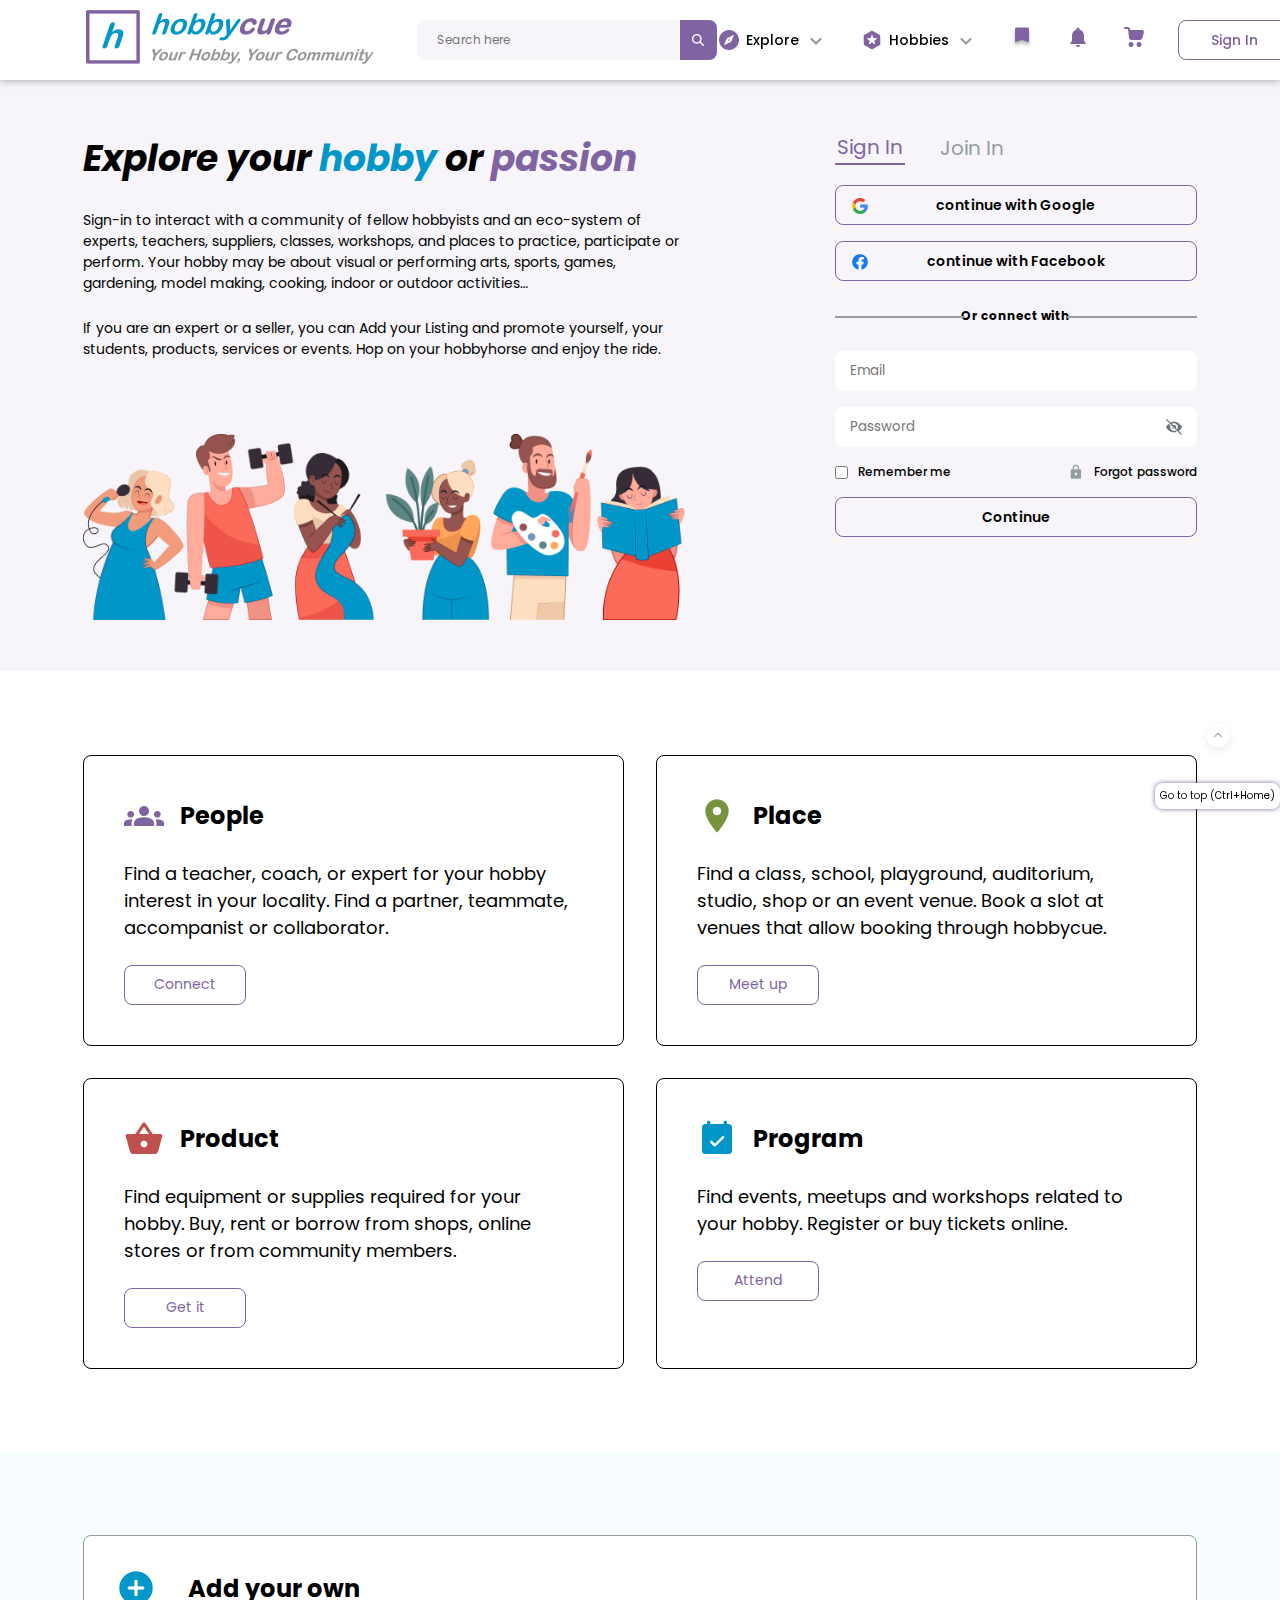
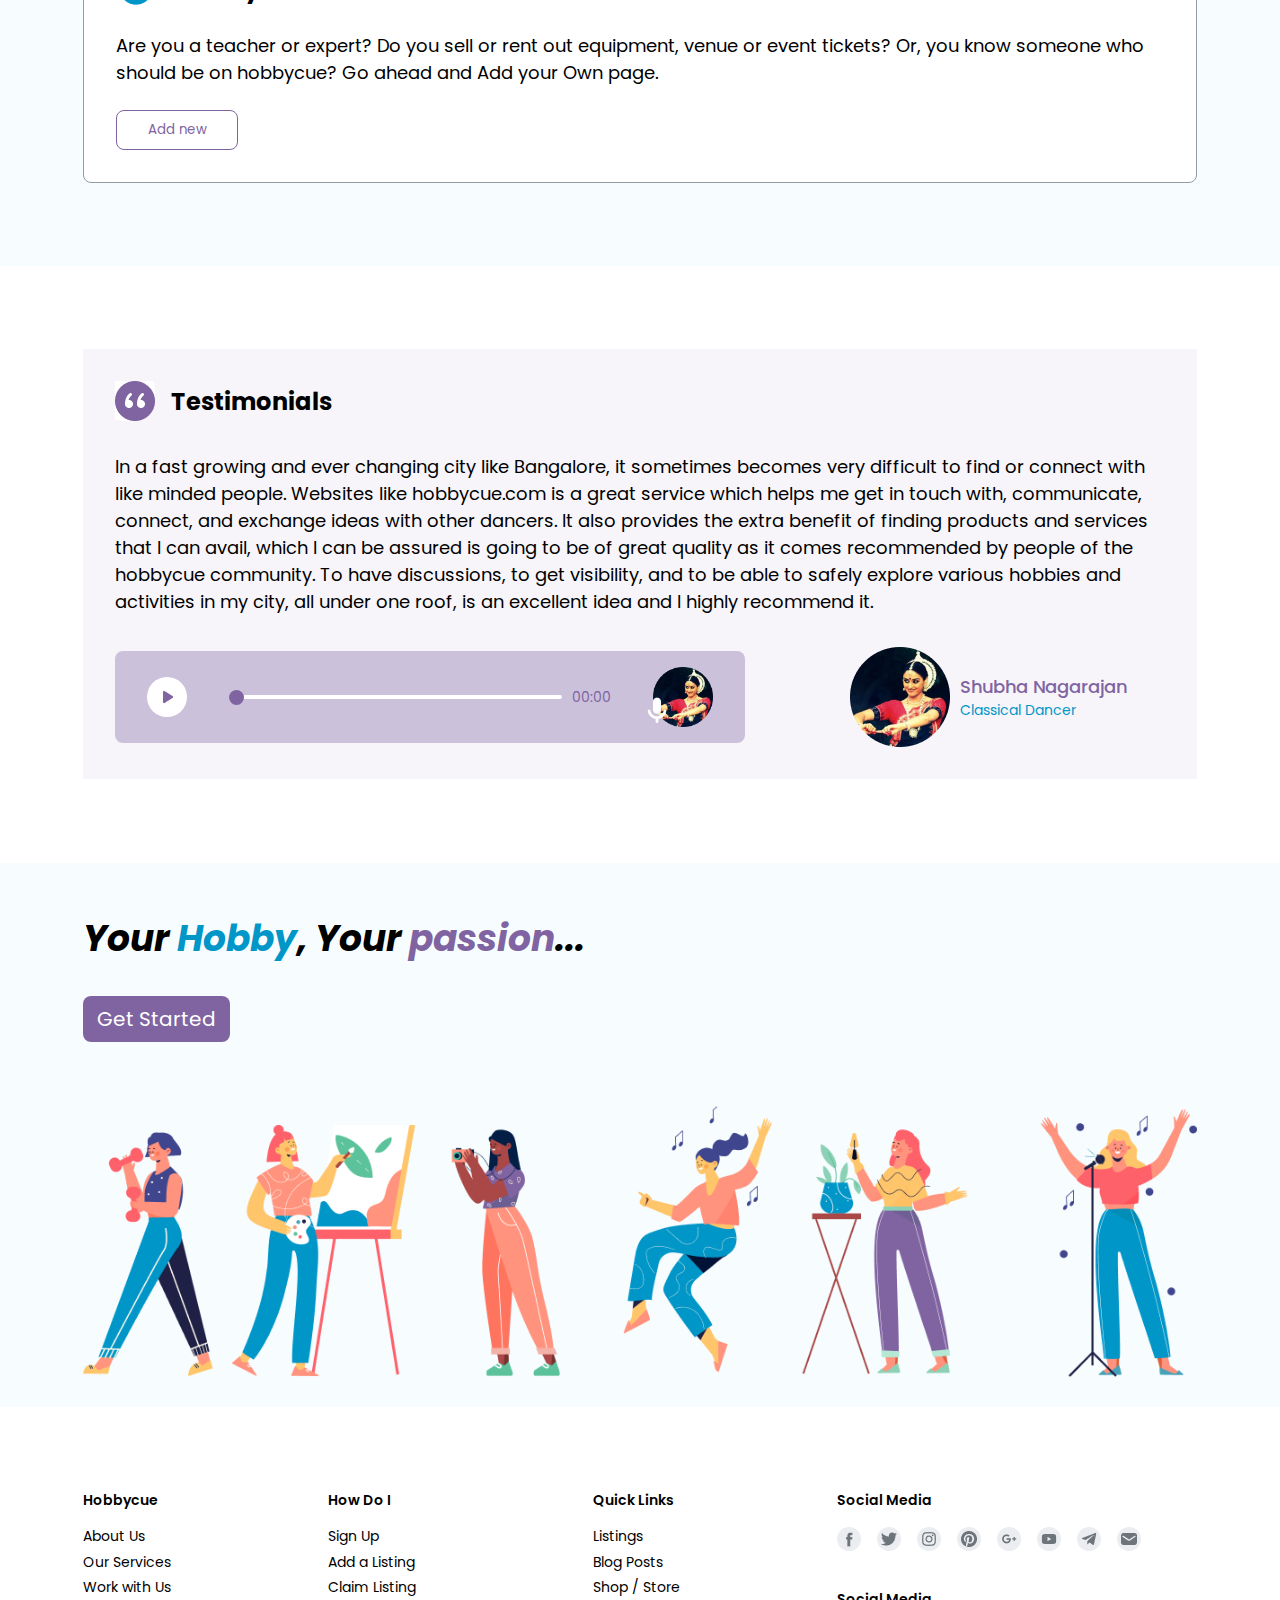
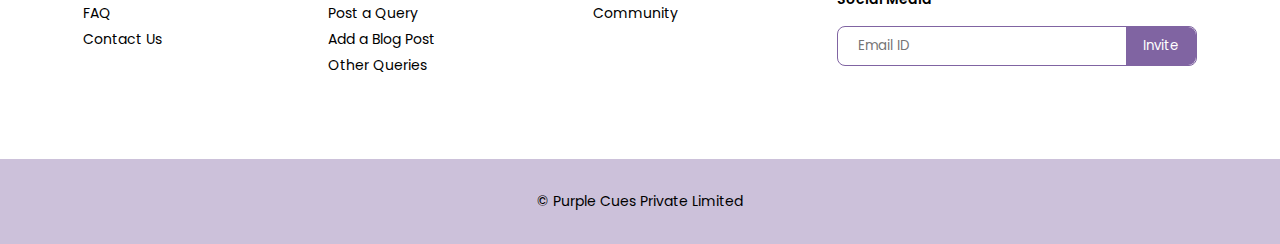
<file: index.html>
<!DOCTYPE html>
<html lang="en">

<head>
    <meta charset="UTF-8">
    <meta name="viewport" content="width=device-width, initial-scale=1.0">
    <title>Hobby Cue - Your Hobby, Your Community</title>
    <link rel="shortcut icon" href="./Images/HobbyCue Logo- android.png" type="image/x-icon">
    <link rel="stylesheet" href="styles.css">
</head>

<body>

    <!-------------------------NAVBAR SECTION ----------------------->

    <header>
        <nav>
            <div class="logo-searh-container">
                <a href="#">
                    <img src="./Images/HobbyCue Logo.png" alt="hc-logo" id="hc-logo1">
                    <img src="./Images/HobbyCue Logo- android.png" alt="hc-logo2" id="hc-logo2">
                </a>

                <div class="search-box">
                    <input type="text" placeholder="Search here" id="input-box">
                    <button type="button" id="search-btn"><img src="./Images/search-icon.png" alt=""></button>
                </div>
            </div>

            <div class="sign-link-box active-box">
                <div class="dropdown-link-box ">
                    <img src="./Images/explore-icon.png" alt="explore icon">
                    <span>Explore</span>
                    <img src="./Images/down-arrow-icon.png" alt="down-arrow-icon">
                    <div class="expl-hover">
                        <ul>
                            <a href="#">
                                <li>People - Community</li>
                            </a>
                            <hr>
                            <a href="#">
                                <li>Places - Venues</li>
                            </a>
                            <hr>
                            <a href="#">
                                <li>Programs - Events</li>
                            </a>
                            <hr>
                            <a href="#">
                                <li>Products - Store</li>
                            </a>
                            <hr>
                            <a href="#">
                                <li>Blogs</li>
                            </a>
                        </ul>
                    </div>
                </div>

                <div class="dropdown-link-box">
                    <img src="./Images/star-icon.png" alt="star-icon">
                    <span>Hobbies</span>
                    <img src="./Images/down-arrow-icon.png" alt="down-arrow-icon">
                </div>


                <a href="#"><img src="./Images/save-icon.png" alt="save-icon"></a>
                <a href="#"><img src="./Images/bell-icon.png" alt="bell-icon"></a>
                <a href="#"><img src="./Images/cart-icon.png" alt="cart-icon"></a>

                <button type="button" id="sign-in-btn" 
                onclick="">Sign In</button>
            </div>
            <div class="menu-bell-container">
                <img src="./Images/search-icon2.png" alt="" id="search-icon2">
                <img src="./Images/bell-icon.png" alt="bell-icon" class="bell-icon">
                <img src="./Images/menu-icon.png" alt="menu-icon" class="menu-icon">
            </div>

        </nav>
    </header>

    <!------------------------MAIN PAGE SECTION --------------------->

    <section class="main-page-container">
        <div class="main-box">
            <div class="left-info-box">
                <h1>Explore your <span style="color: #0096C8;">hobby</span> or <span style="color: #8064A2;">passion</span></h1>
                <p>Sign-in to interact with a community of fellow hobbyists and an eco-system of experts, teachers,
                    suppliers, classes, workshops, and places to practice, participate or perform. Your hobby may be
                    about visual or performing arts, sports, games, gardening, model making, cooking, indoor or outdoor
                    activities…
                </p>
                <p>If you are an expert or a seller, you can Add your Listing and promote yourself, your students,
                    products, services or events. Hop on your hobbyhorse and enjoy the ride.</p>
                <img src="./Images/group-img.png" alt="group image">
            </div>

            <div class="right-sign-join-box">
                <div class="button-box">
                    <button type="button" id="s-btn" class="active-btn">Sign In</button>
                    <button type="button" id="j-btn">Join In</button>
                </div>
                <div class="form-box">
                    <div class="sign-form-box">
                        <form id="sign-form">
                            <button type="button"> <img src="./Images/google-icon.png" alt="google icon"> continue with
                                Google</button>
                            <button type="button"> <img src="./Images/fb-icon.png" alt="fb icon"> continue with
                                Facebook</button>
                            <span id="con-msg">Or connect with</span>
                            <input type="email" name="email" id="s-input-email" placeholder="Email">
                            <div class="password-box">
                                <input type="password" name="password" id="s-input-password" placeholder="Password">
                                <img src="./Images/close-eye-icon.png" alt="close eye icon" id="s-eye">
                            </div>
                            <div class="fgt-rmb-container">
                                <div class="rmb-box">
                                    <input type="checkbox" id="checkbox">
                                    <label for="checkbox"> Remember me</label>
                                </div>
                                <div class="fgt-box">
                                    <img src="./Images/lock-icon.png" alt="">
                                    <span>Forgot password</span>
                                </div>
                            </div>
                            <button type="button" id="cnt-btn"> Continue </button>
                        </form>
                    </div>

                    <div class="join-form-box">
                        <form id="join-form">
                            <button type="button"> <img src="./Images/google-icon.png" alt="google icon"> continue with
                                Google</button>
                            <button type="button"> <img src="./Images/fb-icon.png" alt="fb icon"> continue with
                                Facebook</button>
                            <span id="con-msg">Or connect with</span>
                            <input type="email" name="email" id="j-input-email" placeholder="Email">
                            <div class="password-box2">
                                <div class="p-eye-box">
                                    <input type="password" name="password" id="j-input-password" placeholder="Password">
                                    <img src="./Images/close-eye-icon.png" alt="close eye icon" id="eye">
                                </div>
                                <span id="strength-msg">Password strength</span>
                            </div>
                            <p>By continuing, you agree to our <a href="#">Terms of Service</a> and <a href="#">Privacy
                                    Policy</a>.</p>
                            <button type="submit" id="agr-cnt-btn"> Agree and Continue </button>
                        </form>
                    </div>
                </div>
            </div>
            <img src="./Images/group-img.png" alt="group image">
        </div>
    </section>

    <!----------------------- ITEM BOX SECTION ---------------------->

    <section class="item-container">
        <div class="item-box">
            <div class="people-place-container ">
                <div class="people-box">
                    <h1> <img src="./Images/group-icon.png" alt="group-icon" id="grp-icon"> People</h1>
                    <p>Find a teacher, coach, or expert for your hobby interest in your locality. Find a partner,
                        teammate, accompanist or collaborator.</p>
                    <button type="button">Connect</button>
                </div>
                <div class="place-box">
                    <h1> <img src="./Images/location-icon.png" alt="location-icon" id="lct-icon"> Place</h1>
                    <p>Find a class, school, playground, auditorium, studio, shop or an event venue. Book a slot at
                        venues that allow booking through hobbycue.</p>
                    <button type="button">Meet up</button>
                </div>
            </div>
            <div class="product-program-container">
                <div class="product-box">
                    <h1> <img src="./Images/basket-icon.png" alt="event-icon" id="bskt-icon"> Product</h1>
                    <p>Find equipment or supplies required for your hobby. Buy, rent or borrow from shops, online stores
                        or from community members.</p>
                    <button type="button">Get it</button>
                </div>
                <div class="program-box">
                    <h1> <img src="./Images/event-icon.png" alt="basket-icon" evt-icon> Program</h1>
                    <p>Find events, meetups and workshops related to your hobby. Register or buy tickets online.</p>
                    <button type="button">Attend</button>
                </div>
            </div>
        </div>
    </section>

    <!----------------------ADD YOUR OWN SECTION ------------------->

    <section class="add-your-own">
        <div class="add-box">
            <h1> <img src="./Images/add-icon.png" alt="group-icon" id="grp-icon"> Add your own</h1>
            <p>Are you a teacher or expert?  Do you sell or rent out equipment, venue or event tickets?  Or, you know someone who should be on hobbycue?  Go ahead and Add your Own page.</p>
            <button type="button">Add new</button>
        </div>
    </section>

    <!----------------------TESTIMONIAL SECTION -------------------->

    <section class="testimonial-container">
        <div class="tsml-box">
            <h1><img src="./Images/quote-icon.png" alt=""> Testimonials</h1>
            <p>In a fast growing and ever changing city like Bangalore, it sometimes becomes very difficult to find or connect with like minded people. Websites like hobbycue.com is a great service which helps me get in touch with, communicate, connect, and exchange ideas with other dancers. It also provides the extra benefit of finding products and services that I can avail, which I can be assured is going to be of great quality as it comes recommended by people of the hobbycue community. To have discussions, to get visibility, and to be able to safely explore various hobbies and activities in my city, all under one roof, is an excellent idea and I highly recommend it.</p>
            <div class="voice-box">
                <div class="sound-box">
                    <div class="play-icon-box">
                        <img src="./Images/play-icon.png" alt="">
                    </div>
                    <div class="track-box">
                        <input type="range" name="track" id="progress-track" value="0">
                        <span>00:00</span>
                    </div>
                    <div class="id-mic-box">
                        <img src="./Images/id-img.png" alt="" id="id-img">
                        <img src="./Images/mic-icon.png" alt="" id="mic">
                    </div>
                </div>
                <div class="id-box">
                    <img src="./Images/id-img.png" alt="">
                    <div class="id-info">
                        <h5>Shubha Nagarajan</h5>
                        <p>Classical Dancer</p>
                    </div>
                </div>
            </div>
        </div>
    </section>

    <!----------------------LAST POSTER SECTION -------------------->

    <section class="last-poster-container">
        <div class="info-btn-box">
            <h1>Your <span style="color: #0096C8;">Hobby</span>, Your <span style="color: #8064A2;">passion</span>...</h1>
            <button>Get Started</button>
        </div>

        <img src="./Images/group-img2.png" alt="">
    </section>

    <!-----------------------TOP BUTTON SECTION -------------------->

    <div class="top-btn-box">
        <a href="#"><img src="./Images/top-btn-ico.png" alt="top button"></a>
        <div class="btn-info">
            Go to top (Ctrl+Home)
        </div>
    </div>

    <!-------------------------FOOTER SECTION ---------------------->

    <footer>
        <div class="link-media-container">
            <div class="link-box">
                <ul>
                    <li class="main-link">Hobbycue</li>
                    <a href="#"><li>About Us</li></a>
                    <a href="#"><li>Our Services</li></a>
                    <a href="#"><li>Work with Us</li></a>
                    <a href="#"><li>FAQ</li></a>
                    <a href="#"><li>Contact Us</li></a>
                </ul>
            </div>
            <div class="link-box">
                <ul>
                    <li class="main-link">How Do I</li>
                    <a href="#"><li>Sign Up</li></a>
                    <a href="#"><li>Add a Listing</li></a>
                    <a href="#"><li>Claim Listing</li></a>
                    <a href="#"><li>Post a Query</li></a>
                    <a href="#"><li>Add a Blog Post</li></a>
                    <a href="#"><li>Other Queries</li></a>
                </ul>
            </div>
            <div class="link-box">
                <ul>
                    <li class="main-link">Quick Links</li>
                    <a href="#"><li>Listings</li></a>
                    <a href="#"><li>Blog Posts</li></a>
                    <a href="#"><li>Shop / Store</li></a>
                    <a href="#"><li>Community</li></a>
                </ul>
            </div>
            <div class="media-box">
                <div class="media-icon-box">
                    <h3>Social Media</h3>
                    <div class="icon-box">
                        <a href="#"><img src="./Images/x-fb-icon.png" alt=""></a>
                        <a href="#"><img src="./Images/x-twitter-icon.png" alt=""></a>
                        <a href="#"><img src="./Images/x-insta-icon.png" alt=""></a>
                        <a href="#"><img src="./Images/x-pinterest-icon.png" alt=""></a>
                        <a href="#"><img src="./Images/x-google-icon.png" alt=""></a>
                        <a href="#"><img src="./Images/x-yt-icon.png" alt=""></a>
                        <a href="#"><img src="./Images/x-tele-icon.png" alt=""></a>
                        <a href="#"><img src="./Images/x-mail-icon.png" alt=""></a>
                    </div>
                </div>
                <div class="invite-frnd-box">
                    <h3>Social Media</h3>
                    <div class="email-box">
                        <input type="email" name="Email" id="invite-input" placeholder="Email ID">
                        <button type="button">Invite</button>
                    </div>
                </div>
            </div>
        </div>
        <div class="copyright-container">&copy; Purple Cues Private Limited</div>
    </footer>

    <script src="script.js"></script>
</body>

</html>
</file>
<file: styles.css>
@import url('https://fonts.googleapis.com/css2?family=Poppins:ital,wght@0,100;0,200;0,300;0,400;0,500;0,600;0,700;0,800;0,900;1,100;1,200;1,300;1,400;1,500;1,600;1,700;1,800;1,900&display=swap');

* {
    margin: 0;
    padding: 0;
    box-sizing: border-box;
    font-family: 'Poppins', sans-serif;
}

body {
    width: 100%;
    background-color: var(--bg-color1);
    color: var(--text-color1);
    margin-top: 80px;
}

a {
    text-decoration: none;
    cursor: pointer;
}

li {
    list-style: none;
}

button {
    cursor: pointer;
}

:root {
    --bg-color1: #FFFFFF;
    --bg-color2: #F7F5F9;
    --bg-color3: #8064A2;
    --bg-color4: #F7FDFF;
    --bg-color5: #CCC1DA;

    --text-color1: #000000;
    --text-color2: #0096C8;
    --text-color3: #8064A2;
    --text-color4: #ffffff;
    --text-color5: #939CA3;
}

/* <------------------------NAVBAR SECTION ---------------------> */

header {
    width: 100%;
    height: 80px;
    padding: 0 6.5%;
    box-shadow: 0 0 8px var(--text-color5);
    position: fixed;
    top: 0;
    z-index: 999;
    background: var(--bg-color1);
}

nav {
    width: 100%;
    height: 100%;
    display: flex;
    justify-content: space-between;
    align-items: center;
}

.logo-searh-container {
    display: flex;
    align-items: center;
    gap: 2.5rem;
}

#hc-logo {
    width: 250px;
}

#hc-logo2 {
    display: none;
}

.search-box {
    background-color: var(--bg-color2);
    display: flex;
    align-items: center;
    gap: 10px;
    width: 300px;
    height: 40px;
    padding-left: 20px;
    border-radius: 8px;
}

.search-box:hover {
    border: 1.5px solid var(--text-color3);
}

#input-box {
    background: transparent;
    border: none;
    outline: none;
    font-size: 12px;
    width: 100%;
    height: 80%;
}

#search-btn {
    background-color: var(--bg-color3);
    border: none;
    outline: none;
    border-radius: 0 8px 8px 0;
    width: 45px;
    height: 100%;
    display: flex;
    justify-content: center;
    align-items: center;
    color: var(--text-color4);
}

#search-icon2 {
    display: none;
}

.sign-link-box {
    display: flex;
    align-items: center;
    gap: 2rem;
}

.dropdown-link-box {
    height: 80px;
    display: flex;
    align-items: center;
    font-size: 14px;
    font-weight: 500;
    gap: 5px;
    cursor: pointer;
    position: relative;
}

.dropdown-link-box:hover .expl-hover {
    visibility: visible;
}

.expl-hover {
    width: 234%;
    background-color: var(--bg-color1);
    position: absolute;
    top: 82px;
    left: -15px;
    padding: 0.7rem 0;
    border-radius: 0 0 8px 8px;
    box-shadow: 0 0 5px var(--text-color5);
    visibility: hidden;
}

.expl-hover ul {
    display: flex;
    flex-direction: column;
    gap: 0.7rem;
}

.expl-hover ul a {
    color: var(--text-color5);
    font-size: 14px;
    font-weight: 500;
    line-height: 20px;
    margin-left: 15px;
}

.expl-hover ul a:hover {
    color: var(--bg-color3);
}

.sign-link-box img {
    width: 24px;
    height: 24px;
    background-color: transparent;
}

#sign-in-btn {
    width: 112px;
    height: 40px;
    border: 1.5px solid var(--text-color3);
    border-radius: 8px;
    background: transparent;
    color: var(--text-color3);
    font-size: 14px;
    font-weight: 500;
}

#sign-in-btn:hover {
    background-color: var(--bg-color3);
    color: var(--text-color4);
}

.menu-bell-container {
    display: none;
}

/* <------------------------MAIN PAGE SECTION ---------------------> */

.main-page-container {
    width: 100%;
    padding: 4% 6.5%;
    background-color: var(--bg-color2);
}


.main-box {
    width: 100%;
    display: flex;
    gap: 5rem;
    justify-content: space-between;
}

.main-box>img {
    display: none;
}

.left-info-box {
    width: 54%;
    display: flex;
    flex-direction: column;
    gap: 1.5rem;
}

.left-info-box h1 {
    font-size: 36px;
    font-style: italic;
    font-weight: 650;
}

.left-info-box p {
    font-size: 14px;
}

.left-info-box img {
    width: 100%;
    margin-top: 50px;
}

.right-sign-join-box {
    width: 32.5%;
}

.button-box {
    width: 100%;
    display: flex;
    gap: 2rem;
}

.button-box button {
    width: 70px;
    height: 34px;
    font-size: 20px;
    font-weight: 400;
    background: transparent;
    border: none;
    outline: none;
    color: var(--text-color5);
}

.button-box button.active-btn {
    color: var(--text-color3);
    border-bottom: 2px solid var(--text-color3);
}

.form-box {
    width: 100%;
    margin-top: 20px;
}

.sign-form-box form {
    display: flex;
    flex-direction: column;
    gap: 1rem;
}

.sign-form-box form button {
    width: 100%;
    height: 40px;
    border: 1.5px solid var(--text-color3);
    border-radius: 8px;
    font-size: 14px;
    font-weight: 600;
    background-color: transparent;
    position: relative;
}

.sign-form-box form button img {
    width: 16px;
    height: 16px;
    position: absolute;
    left: 1rem;
    top: 30%;
}

#con-msg {
    text-align: center;
    margin: 10px 0;
    font-size: 12px;
    font-weight: 650;
    position: relative;
}

#con-msg::before {
    content: "";
    width: 36%;
    height: 2px;
    background-color: var(--text-color5);
    position: absolute;
    top: 50%;
    left: 0;
}

#con-msg::after {
    content: "";
    width: 36%;
    height: 2px;
    background-color: var(--text-color5);
    position: absolute;
    top: 50%;
    right: 0;
}

.sign-form-box form>input {
    width: 100%;
    height: 40px;
    border: none;
    outline: none;
    background: var(--bg-color1);
    padding: 0 15px;
    border-radius: 8px
}

.password-box {
    width: 100%;
    height: 40px;
    border: none;
    outline: none;
    background: var(--bg-color1);
    padding: 0 15px;
    border-radius: 8px;
    display: flex;
    gap: 10px;
    align-items: center;
}

.password-box input {
    width: 100%;
    height: 100%;
    border: none;
    outline: none;
}

.fgt-rmb-container {
    width: 100%;
    display: flex;
    justify-content: space-between;
    align-items: center;
    font-size: 12px;
    font-weight: 450;
}

.rmb-box,
.fgt-box {
    display: flex;
    align-items: center;
    gap: 10px;
}

/* --------join form--------------- */

.join-form-box {
    display: none;
}

.join-form-box form {
    display: flex;
    flex-direction: column;
    gap: 1rem;
}

.join-form-box form button {
    width: 100%;
    height: 40px;
    border: 1.5px solid var(--text-color3);
    border-radius: 8px;
    font-size: 14px;
    font-weight: 600;
    background-color: transparent;
    position: relative;
}

.join-form-box form button img {
    width: 16px;
    height: 16px;
    position: absolute;
    left: 1rem;
    top: 30%;
}

#con-msg {
    text-align: center;
    margin: 10px 0;
    font-size: 12px;
    font-weight: 650;
    position: relative;
}

#con-msg::before {
    content: "";
    width: 36%;
    height: 2px;
    background-color: var(--text-color5);
    position: absolute;
    top: 50%;
    left: 0;
}

#con-msg::after {
    content: "";
    width: 36%;
    height: 2px;
    background-color: var(--text-color5);
    position: absolute;
    top: 50%;
    right: 0;
}

.join-form-box form>input {
    width: 100%;
    height: 40px;
    border: none;
    outline: none;
    background: var(--bg-color1);
    padding: 0 15px;
    border-radius: 8px
}

.password-box2 {
    width: 100%;
    position: relative;
}

.password-box2 .p-eye-box {
    border: none;
    outline: none;
    background: var(--bg-color1);
    padding: 0 15px;
    border-radius: 8px;
    width: 100%;
    height: 40px;
    display: flex;
    gap: 10px;
    align-items: center;
}

.password-box2 .p-eye-box input {
    width: 100%;
    height: 100%;
    border: none;
    outline: none;
    
}

.password-box2 span {
    font-size: 12px;
    color: var(--text-color5);
    position: absolute;
    top: 110%;
    right: 0;
}

.join-form-box form p {
    font-size: 12px;
    margin-top: 20px;
}

#agr-cnt-btn {
    background-color: var(--bg-color3);
    color: var(--text-color4);
}

/* <-----------------ITEM BOX SECTION --------------> */

.item-container {
    width: 100%;
    padding: 6.5%;
}

.item-box {
    width: 100%;
    display: flex;
    flex-direction: column;
    gap: 2rem;
}

.item-box>div {
    width: 100%;
    display: flex;
    gap: 2rem;
}

.item-box>div>div {
    border: 1.5px solid black;
    border-radius: 8px;
    width: 50%;
    padding: 2.5rem 2.5rem;
    display: flex;
    flex-direction: column;
    gap: 1.5rem;
}

.item-box>div>div:hover {
    border-color: var(--text-color3);
}

#grp-icon,
#lct-icon,
#bskt-icon,
#evt-icon {
    width: 40px;
    height: 40px;
}

.people-box h1,
.place-box h1,
.product-box h1,
.program-box h1 {
    font-size: 24px;
    display: flex;
    align-items: center;
    gap: 1rem;
}

.people-box p,
.place-box p,
.product-box p,
.program-box p {
    font-size: 18px;
}

.people-box button,
.place-box button,
.product-box button,
.program-box button {
    width: 122px;
    height: 40px;
    font-size: 14px;
    border: 1.5px solid var(--text-color3);
    border-radius: 8px;
    background: transparent;
    color: var(--text-color3);
}

.people-box button:hover,
.place-box button:hover,
.product-box button:hover,
.program-box button:hover {
    border: none;
    background: var(--bg-color3);
    color: var(--text-color4);
}

/* <-----------------ADD YOUR OWN SECTION--------------> */

.add-your-own {
    width: 100%;
    padding: 6.5%;
    display: flex;
    justify-content: center;
    align-items: center;
    background: var(--bg-color4);
}

.add-box {
    background: var(--bg-color1);
    width: 100%;
    display: flex;
    flex-direction: column;
    gap: 1.5rem;
    border: 1.5px solid var(--text-color5);
    border-radius: 8px;
    padding: 2rem;
}

.add-box h1 img {
    width: 40px;
    height: 40px;
}

.add-box h1 {
    font-size: 24px;
    display: flex;
    align-items: center;
    gap: 2rem;
}

.add-box p {
    font-size: 18px;
}

.add-box button {
    width: 122px;
    height: 40px;
    border: 1.5px solid var(--text-color3);
    color: var(--text-color3);
    border-radius: 8px;
    background-color: transparent;
}

.add-box button:hover {
    background-color: var(--bg-color3);
    color: var(--text-color4);
}

/* <-----------------TOP BUTTON SECTION --------------> */

.top-btn-box {
    background-color: transparent;
    display: flex;
    flex-direction: column;
    align-items: center;
    justify-content: center;
    gap: 1rem;
    position: fixed;
    top: 80vh;
    right: 0;
    z-index: 99;
}

.top-btn-box img {
    width: 40;
    height: 40px;
    filter: drop-shadow(0 0 8px var(--tex-color4));
}

.top-btn-box .btn-info {
    display: flex;
    justify-content: center;
    align-items: center;
    background: var(--bg-color1);
    box-shadow: 0 0 5px var(--text-color3);
    padding: 5px;
    border-radius: 8px;
    font-size: 10px;
}

/* <-----------------TESTIMONIAL SECTION --------------> */

.testimonial-container {
    width: 100%;
    padding: 6.5%;
}

.tsml-box {
    width: 100%;
    background-color: var(--bg-color2);
    padding: 2rem;
    display: flex;
    flex-direction: column;
    gap: 2rem;
}

.tsml-box h1 img {
    width: 40px;
    height: 40px;
}

.tsml-box h1 {
    font-size: 24px;
    display: flex;
    align-items: center;
    gap: 1rem;
}

.tsml-box p {
    font-size: 18px;
}

.voice-box {
    width: 100%;
    display: flex;
    justify-content: space-between;
    gap: 4rem;
    align-items: center;
}

.sound-box {
    width: 60%;
    padding: 1rem 2rem;
    background: var(--bg-color5);
    display: flex;
    gap: 2rem;
    align-items: center;
    justify-content: space-between;
    border-radius: 8px;
}

.play-icon-box {
    width: 40px;
    height: 40px;
    display: flex;
    justify-content: center;
    align-items: center;
    border-radius: 50%;
    background-color: var(--bg-color1);
}

.id-mic-box {
    position: relative;
    width: 60px;
    height: 60px;
}

#id-img {
    object-fit: contain;
    position: relative;
    width: 60px;
    inset: 0;
}

#mic {
    position: absolute;
    width: 32px;
    height: 32px;
    bottom: 0;
    left: -12px;
}

.track-box {
    display: flex;
    gap: 10px;
    align-items: center;
}

.track-box input {
    appearance: none;
    cursor: pointer;
    width: 26vw;
    height: 4px;
    border-radius: 4px;
}

.track-box input::-webkit-slider-thumb {
    appearance: none;
    background-color: var(--bg-color3);
    width: 15px;
    height: 15px;
    border-radius: 50%;
}

.track-box span {
    font-size: 14px;
    color: var(--text-color3);
}

.id-box {
    width: 30%;
    display: flex;
    gap: 10px;
    align-items: center;
}

.id-box img {
    width: 100px;
    height: 100px;
}

.id-info h5 {
    font-size: 18px;
    font-weight: 500;
    color: var(--text-color3);
}

.id-info p {
    font-size: 14px;
    color: var(--text-color2);
}

/* <----------------- LAST POSTER SECTION --------------> */

.last-poster-container {
    padding: 0 6.5%;
    width: 100%;
    background-color: var(--bg-color4);
    display: flex;
    flex-direction: column;
    gap: 4rem;
}

.last-poster-container img {
    width: 100%;
    margin-bottom: 30px;
}

.info-btn-box {
    margin-top: 3rem;
    width: 100%;
}

.info-btn-box h1 {
    font-size: 36px;
    font-weight: 650;
    font-style: italic;
}

.info-btn-box button {
    width: 147px;
    height: 46px;
    border: none;
    background: var(--bg-color3);
    border-radius: 8px;
    color: var(--text-color4);
    font-size: 20px;
    margin-top: 30px;
}

.info-btn-box button:hover {
    background: var(--bg-color1);
    color: var(--text-color3);
    border: 1.5px solid var(--bg-color3);
}

/* <-------------------FOOTER SECTION------------------> */

footer {
    width: 100%;
    display: flex;
    flex-direction: column;
    font-size: 14px;
    color: var(--text-color1);
}

footer h3 {
    font-size: 14px;
    font-weight: 600;
}

.link-media-container {
    width: 100%;
    padding: 6.5%;
    display: flex;
    justify-content: space-between;
}

.link-box ul {
    display: flex;
    flex-direction: column;
    gap: .3rem;
    color: var(--text-color1);
}

.link-box ul .main-link {
    font-size: 14px;
    font-weight: 600;
    margin-bottom: 10px;
}

.link-box ul a {
    color: var(--text-color1);
}

.link-box ul a:hover {
    cursor: pointer;
    text-decoration: underline;
}

.media-box {
    display: flex;
    flex-direction: column;
    gap: 2rem;
}

.media-icon-box {
    display: flex;
    flex-direction: column;
    gap: 1rem;
}

.icon-box {
    display: flex;
    gap: 1rem;
    align-items: center;
}

.icon-box img {
    width: 24px;
    height: 24px;
    transition: 0.3s;
}

.icon-box img:hover {
    transform: scale(1.2);
}

.invite-frnd-box {
    display: flex;
    flex-direction: column;
    gap: 1rem;
}

.invite-frnd-box .email-box {
    max-width: 360px;
    height: 40px;
    display: flex;
    gap: 5px;
    padding-left: 20px;
    border: 1.5px solid var(--text-color3);
    border-radius: 8px;
}

.email-box input {
    width: 100%;
    border: none;
    outline: none;
    background: transparent;
}

.email-box button {
    height: 100%;
    width: 90px;
    background: var(--bg-color3);
    color: var(--text-color4);
    border: none;
    outline: none;
    border-radius: 0 8px 8px 0;
}

.copyright-container {
    width: 100%;
    padding: 2rem;
    display: flex;
    justify-content: center;
    align-items: center;
    background-color: var(--bg-color5);
    font-size: 14px;
}

/* <------------------------RESPONSIVE-----------------------> */

/* <-------------------- laptop 1024px------------------------> */

@media screen and (max-width:1200px) {
    .sign-link-box {
        width: 50vw;
        height: 100vh;
        display: flex;
        flex-direction: column;
        justify-content: start;
        gap: 1rem;
        align-items: center;
        position: absolute;
        top: 80px;
        right: 0;
        background: var(--bg-color2);
        padding: 1rem;
    }

    .active-box {
        visibility: hidden;
    }

    .dropdown-link-box {
        height: fit-content;
        display: flex;
        align-items: center;
        font-size: 14px;
        font-weight: 500;
        gap: 5px;
        cursor: pointer;
    }

    .sign-link-box>a {
        display: none;
    }

    .menu-bell-container {
        display: flex;
        gap: 2rem;
        align-items: center;
    }

    .menu-icon,
    .bell-icon {
        width: 30px;
        height: 30px;
    }

    .sound-box {
        padding: 10px;
        gap: 15px;
    }


}

/* <-------------------- Mobile L 425px------------------------> */

@media screen and (max-width:500px) {

    header {
        height: 50px;
    }

    .menu-bell-container {
        gap: 1rem;
    }

    #hc-logo1 {
        width: 156px;
    }

    .search-box {
        display: none;
    }

    #search-icon2 {
        display: block;
    }

    .main-box {
        flex-direction: column;
    }

    .left-info-box {
        width: 100%;
    }

    .left-info-box>img {
        display: none;
    }

    .left-info-box h1 {
        font-size: 18px;
    }

    .left-info-box p {
        font-size: 14px;
    }

    .button-box .button-box {
        font-size: 20px;
    }

    .right-sign-join-box {
        width: 100%;
    }

    .main-box>img {
        display: block;
        width: 100%;
    }

    .main-box {
        gap: 2rem;
    }

    .item-box div {
        display: flex;
        flex-direction: column;
    }

    .item-box>div>div {
        width: 100%;
        gap: 1rem;
        padding: 1rem;
        align-items: center;
        justify-content: center;
        text-align: center;
    }

    .item-box>div>div>h1 {
        font-size: 18px;
    }

    .item-box>div>div>h1 img {
        width: 32px;
        height: 32px;
    }

    .item-box>div>div>p {
        font-size: 14px;
    }

    .item-box>div>div>button {
        width: 90%;
    }

    .add-box {
        display: flex;
        gap: 1rem;
        padding: 1rem;
        justify-content: center;
        align-items: center;
        text-align: center;
    }

    .add-box h1{
        font-size: 18px;
    }

    .add-box h1 img {
        width: 32px;
        height: 32px;
    }

    .add-box p {
        font-size: 14px;
    }

    .add-box button {
        width: 90%;
    }

    .tsml-box {
        display: flex;
        justify-content: center;
        align-items: center;
        text-align: center;
    }

    .tsml-box h1{
        font-size: 18px;
    }

    .tsml-box h1 img {
        width: 32px;
        height: 32px;
    }

    .tsml-box p {
        font-size: 14px;
    }

    .id-info h5 {
        font-size: 14px;
    }

    .id-info p {
        font-size: 12px;
    }

    .voice-box {
        width: 100%;
        flex-direction: column-reverse;
        gap: 1rem;
        padding: 0;
    }

    .id-box {
        width: 100%;
    }

    .id-box img {
        width: 60px;
        height: 60px;
        object-fit: contain;
    }

    .sound-box {
        width: 100%;
        padding: 5px 10px;
        gap: 10px;
    }

    .play-icon-box {
        width: 40px;
        height: 40px;
    }

    .play-icon-box img {
        width: 15px;
        height: 15px;
    }

    .track-box {
        gap: 5px;
    }

    .track-box input {
        width: 80px;
    }

    #id-img {
        width: 44px;
        top: 5px;
    }

    #mic {
        width: 20px;
        height: 20px;
        top: 50%;
        left: 0;
    }

    .info-btn-box h1 {
        font-size: 18px;
    }

    .info-btn-box button {
        width: 104px;
        height: 28px;
        font-size: 14px;
    }

    .btn-info {
        visibility: hidden;
    }

    .link-media-container {
        flex-direction: column;
        gap: 3rem;
    }

    .icon-box {
        gap: 10px;
    }

}

/* <-------------------- Mobile M 375px------------------------> */

@media screen and (max-width:400px) {

    .sound-box {
        width: 100%;
        padding:2px 5px;
        gap: 5px;
    }

    .play-icon-box {
        width: 18px;
        height: 18px;
    }

    #id-img {
        width: 38px;
        top: 12px;
    }

    #mic {
        width: 20px;
        height: 20px;
        top: 50%;
        left: 0;
    }    

}

/* <-------------------- Mobile M 375px------------------------> */

@media screen and (max-width:400px) {}
</file>
